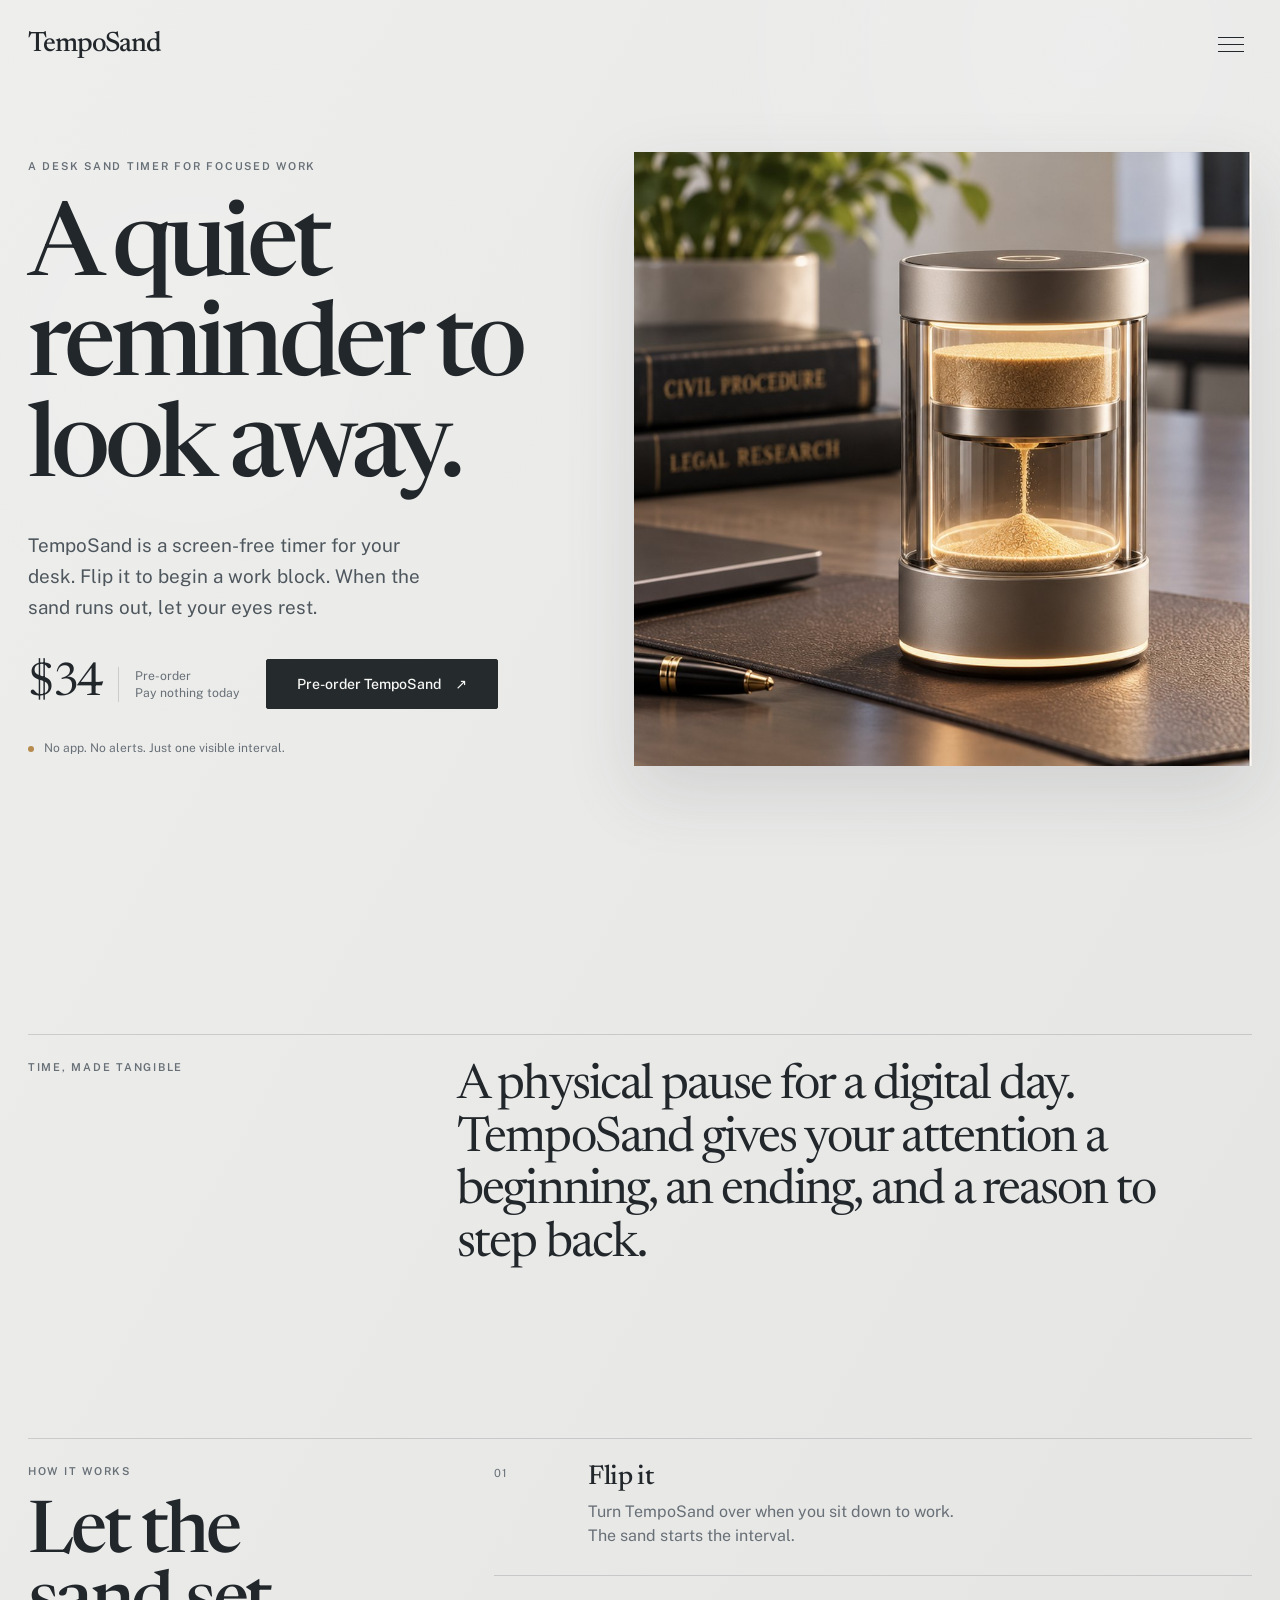
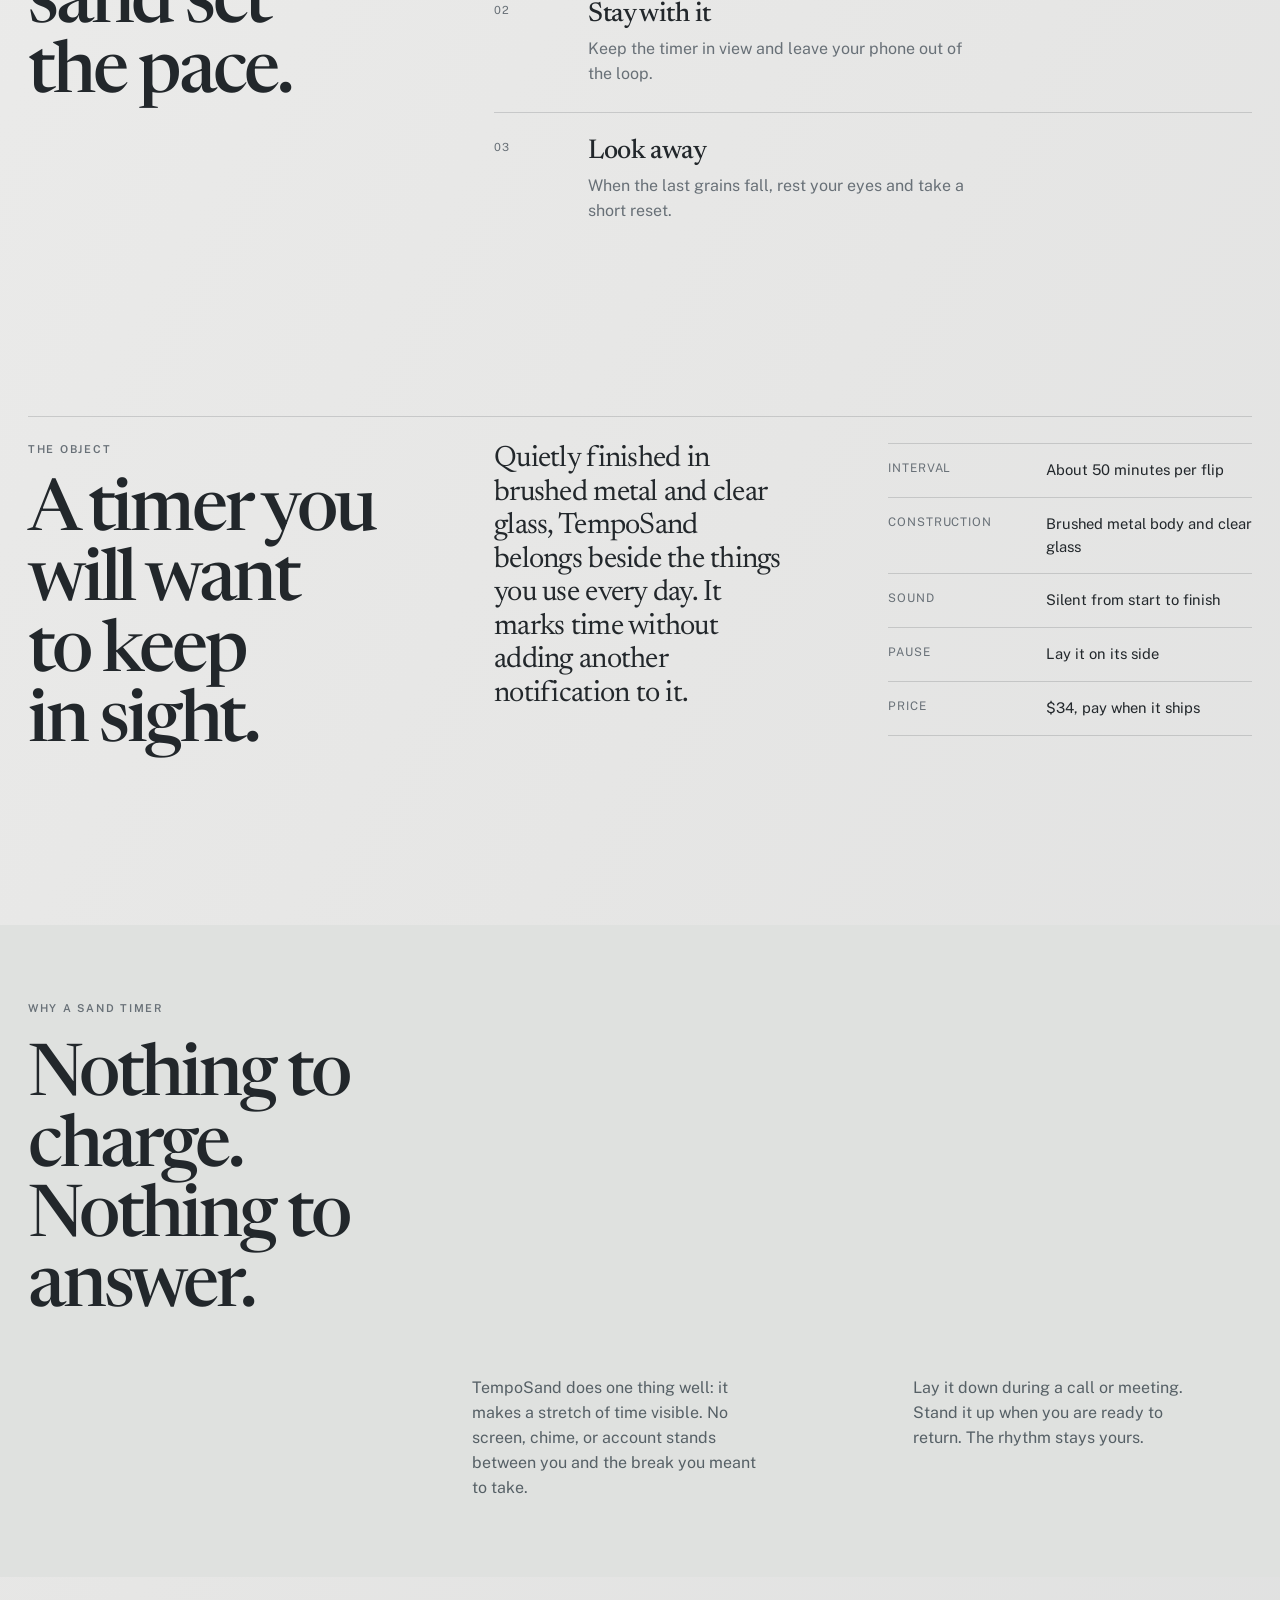
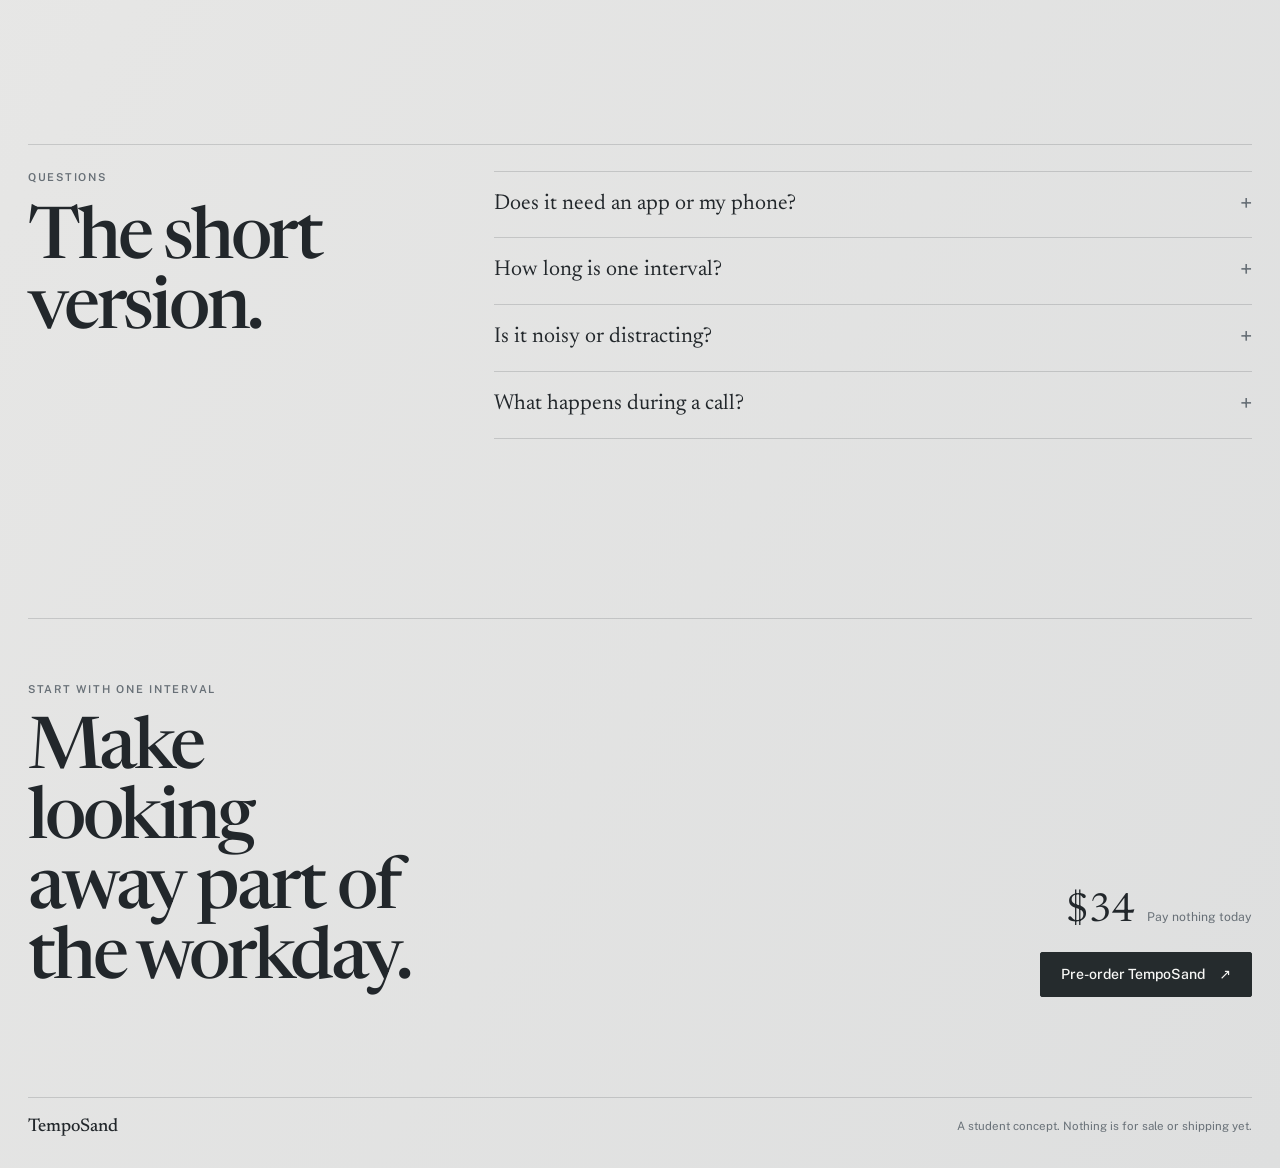
<file: index.html>
<!doctype html>
<html lang="en">
<head>
<meta charset="utf-8">
<meta name="viewport" content="width=device-width, initial-scale=1">
<title>TempoSand | A quiet desk sand timer</title>
<meta name="description" content="TempoSand is a screen-free desk sand timer for focused work blocks and intentional breaks. Pre-order for $34 and pay nothing today.">
<link rel="icon" href="favicon.svg" type="image/svg+xml">
<link rel="preconnect" href="https://fonts.googleapis.com">
<link rel="preconnect" href="https://fonts.gstatic.com" crossorigin>
<link rel="stylesheet" href="https://fonts.googleapis.com/css2?family=Newsreader:opsz,wght@6..72,400;6..72,500;6..72,600&family=Public+Sans:wght@400;500;600&display=swap">
<link rel="stylesheet" href="styles.css?v=3">
<!-- ANALYTICS: paste your analytics snippet (Plausible, Google Analytics, etc.) here and on the other pages. -->
</head>
<body data-page="home" class="has-sticky">
<div class="site-shell">
  <header class="site-header">
    <a class="brand" href="index.html" aria-label="TempoSand home">TempoSand</a>
    <button class="menu-toggle" type="button" aria-expanded="false" aria-controls="site-menu" aria-label="Open menu" data-menu-toggle>
      <span></span><span></span><span></span>
    </button>
    <div class="site-menu" id="site-menu" data-menu hidden>
      <nav aria-label="Primary navigation">
        <a href="#how">How it works</a>
        <a href="#details">Details</a>
        <a href="#faq">Questions</a>
        <a class="btn btn-dark" href="checkout.html" data-cta>Pre-order TempoSand <span aria-hidden="true">↗</span></a>
      </nav>
    </div>
  </header>

  <main>
    <section class="hero" aria-labelledby="hero-title">
      <div class="hero-copy">
        <p class="eyebrow">A desk sand timer for focused work</p>
        <h1 id="hero-title" data-focus tabindex="-1">A quiet reminder to look away.</h1>
        <p class="hero-lede">TempoSand is a screen-free timer for your desk. Flip it to begin a work block. When the sand runs out, let your eyes rest.</p>
        <div class="hero-purchase">
          <div class="price-lockup"><span class="price">$34</span><span class="price-note">Pre-order<br>Pay nothing today</span></div>
          <a class="btn btn-dark btn-large" href="checkout.html" data-cta>Pre-order TempoSand <span aria-hidden="true">↗</span></a>
        </div>
        <p class="hero-note"><span class="status-dot" aria-hidden="true"></span> No app. No alerts. Just one visible interval.</p>
      </div>
      <figure class="product-stage">
        <img src="tempo-hero.jpg" width="1010" height="1002" alt="TempoSand desk sand timer with brushed metal ends and clear glass, sand flowing through the center">
        <figcaption class="visually-hidden">One flip. One focused interval.</figcaption>
      </figure>
    </section>

    <section class="intro-band" aria-label="Product introduction">
      <p class="eyebrow">Time, made tangible</p>
      <p class="intro-statement">A physical pause for a digital day. TempoSand gives your attention a beginning, an ending, and a reason to step back.</p>
    </section>

    <section class="section section-split" id="how" aria-labelledby="how-title">
      <div class="section-heading">
        <p class="eyebrow">How it works</p>
        <h2 id="how-title">Let the sand set the pace.</h2>
      </div>
      <ol class="steps">
        <li><span class="step-number">01</span><div><h3>Flip it</h3><p>Turn TempoSand over when you sit down to work. The sand starts the interval.</p></div></li>
        <li><span class="step-number">02</span><div><h3>Stay with it</h3><p>Keep the timer in view and leave your phone out of the loop.</p></div></li>
        <li><span class="step-number">03</span><div><h3>Look away</h3><p>When the last grains fall, rest your eyes and take a short reset.</p></div></li>
      </ol>
    </section>

    <section class="section detail-section" id="details" aria-labelledby="details-title">
      <div class="section-heading">
        <p class="eyebrow">The object</p>
        <h2 id="details-title">A timer you will want to keep in sight.</h2>
      </div>
      <div class="detail-grid">
        <p class="detail-lede">Quietly finished in brushed metal and clear glass, TempoSand belongs beside the things you use every day. It marks time without adding another notification to it.</p>
        <dl class="specs">
          <div><dt>Interval</dt><dd>About 50 minutes per flip</dd></div>
          <div><dt>Construction</dt><dd>Brushed metal body and clear glass</dd></div>
          <div><dt>Sound</dt><dd>Silent from start to finish</dd></div>
          <div><dt>Pause</dt><dd>Lay it on its side</dd></div>
          <div><dt>Price</dt><dd>$34, pay when it ships</dd></div>
        </dl>
      </div>
    </section>

    <section class="section quiet-section" aria-labelledby="quiet-title">
      <p class="eyebrow">Why a sand timer</p>
      <h2 id="quiet-title">Nothing to charge.<br>Nothing to answer.</h2>
      <div class="quiet-columns">
        <p>TempoSand does one thing well: it makes a stretch of time visible. No screen, chime, or account stands between you and the break you meant to take.</p>
        <p>Lay it down during a call or meeting. Stand it up when you are ready to return. The rhythm stays yours.</p>
      </div>
    </section>

    <section class="section faq-section" id="faq" aria-labelledby="faq-title">
      <div class="section-heading"><p class="eyebrow">Questions</p><h2 id="faq-title">The short version.</h2></div>
      <div class="faq-list">
        <details><summary>Does it need an app or my phone?</summary><p>No. There is nothing to pair, connect, charge, or install.</p></details>
        <details><summary>How long is one interval?</summary><p>The glass runs for about 50 minutes per flip.</p></details>
        <details><summary>Is it noisy or distracting?</summary><p>It makes no sound. The sand is the only signal.</p></details>
        <details><summary>What happens during a call?</summary><p>Lay it on its side and the sand stops. Stand it back up and it picks up where it left off.</p></details>
      </div>
    </section>

    <section class="final-cta" aria-labelledby="cta-title">
      <div><p class="eyebrow">Start with one interval</p><h2 id="cta-title">Make looking away part of the workday.</h2></div>
      <div class="final-cta-action"><span><strong>$34</strong><small>Pay nothing today</small></span><a class="btn btn-dark" href="checkout.html" data-cta>Pre-order TempoSand <span aria-hidden="true">↗</span></a></div>
    </section>
  </main>

  <footer><span>TempoSand</span><span>A student concept. Nothing is for sale or shipping yet.</span></footer>
</div>

<div class="sticky-cta"><div><strong>$34</strong><span>pay nothing today</span></div><a class="btn btn-dark" href="checkout.html" data-cta>Pre-order</a></div>
<script src="site.js"></script>
</body>
</html>
</file>
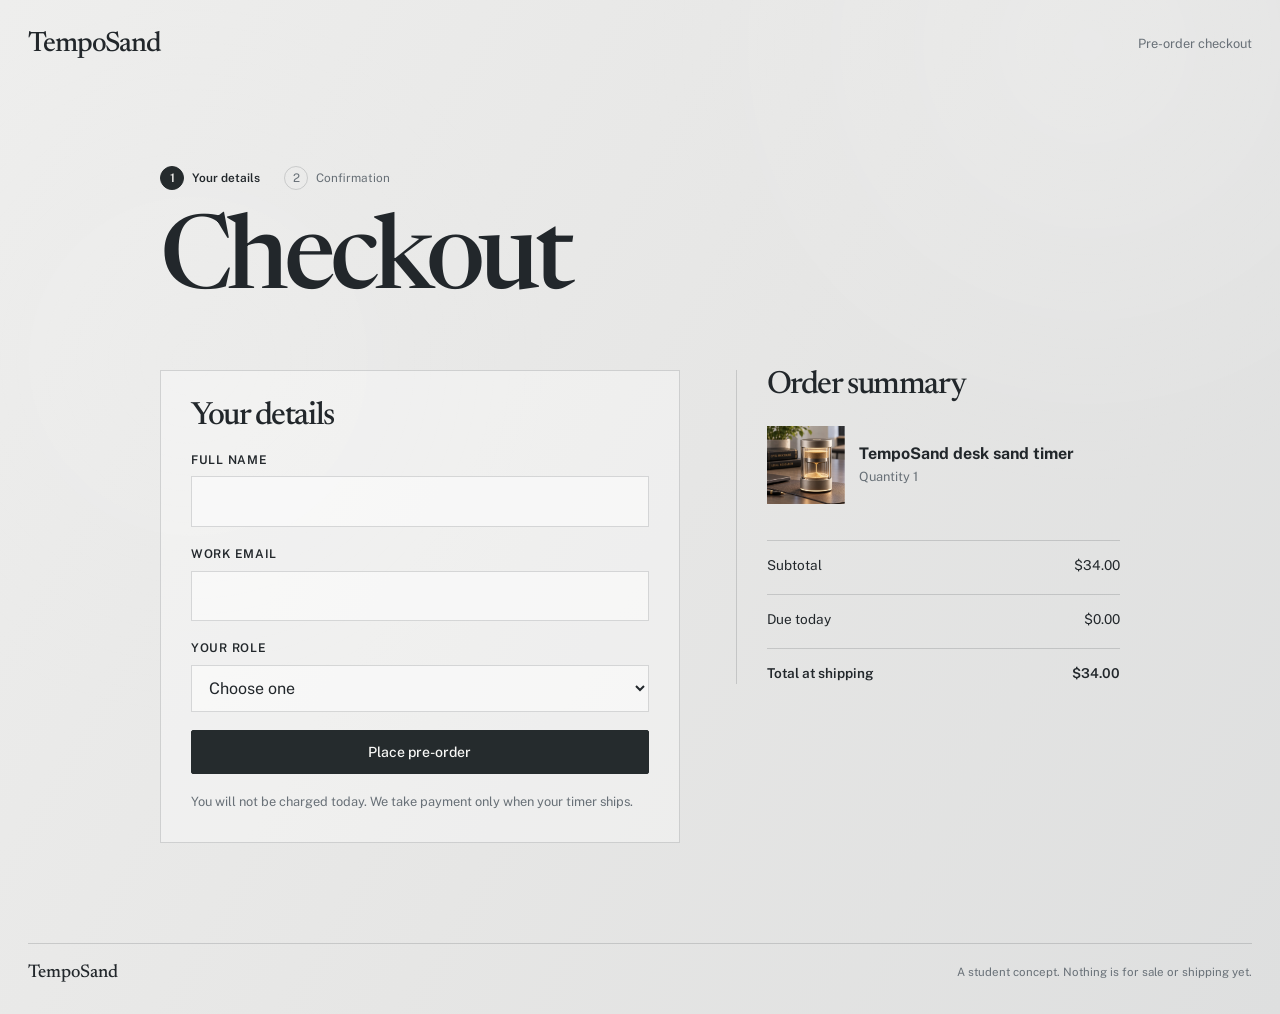
<file: checkout.html>
<!doctype html>
<html lang="en">
<head>
<meta charset="utf-8">
<meta name="viewport" content="width=device-width, initial-scale=1">
<meta name="robots" content="noindex">
<title>Pre-order TempoSand | Checkout</title>
<link rel="icon" href="favicon.svg" type="image/svg+xml">
<link rel="stylesheet" href="https://fonts.googleapis.com/css2?family=Newsreader:wght@500;600&family=Public+Sans:wght@400;500;600&display=swap">
<link rel="stylesheet" href="styles.css?v=3">
<!-- ANALYTICS: paste your analytics snippet here. -->
</head>
<body data-page="checkout">
<div class="site-shell interior-shell">
  <header class="site-header">
    <a class="brand" href="index.html">TempoSand</a>
    <span class="small">Pre-order checkout</span>
  </header>

  <main class="interior-main">
    <ol class="progress" aria-label="Progress"><li data-n="1" aria-current="step">Your details</li><li data-n="2">Confirmation</li></ol>
    <h1 data-focus tabindex="-1">Checkout</h1>
    <div class="checkout">
      <form class="card" id="orderForm" novalidate>
        <h2>Your details</h2>
        <div class="field"><label for="name">Full name</label><input type="text" id="name" autocomplete="name" required></div>
        <div class="field"><label for="email">Work email</label><input type="email" id="email" autocomplete="email" required></div>
        <div class="field"><label for="role">Your role</label>
          <select id="role" required>
            <option value="">Choose one</option>
            <option>Paralegal</option>
            <option>Legal assistant</option>
            <option>Attorney</option>
            <option>Other law firm staff</option>
            <option>Something else</option>
          </select>
        </div>
        <p class="err" id="formErr" role="alert" hidden>Please fill in every field with a valid email.</p>
        <button class="btn btn-dark" type="submit">Place pre-order</button>
        <p class="small">You will not be charged today. We take payment only when your timer ships.</p>
      </form>
      <aside class="summary" aria-label="Order summary">
        <h2>Order summary</h2>
        <div class="item"><img src="tempo-hero.jpg" width="72" height="72" alt=""><div><strong>TempoSand desk sand timer</strong><div class="small">Quantity 1</div></div></div>
        <div class="line"><span>Subtotal</span><span>$34.00</span></div>
        <div class="line"><span>Due today</span><span>$0.00</span></div>
        <div class="line total"><span>Total at shipping</span><span>$34.00</span></div>
      </aside>
    </div>
  </main>

  <footer><span>TempoSand</span><span>A student concept. Nothing is for sale or shipping yet.</span></footer>
</div>
<script src="site.js"></script>
</body>
</html>
</file>
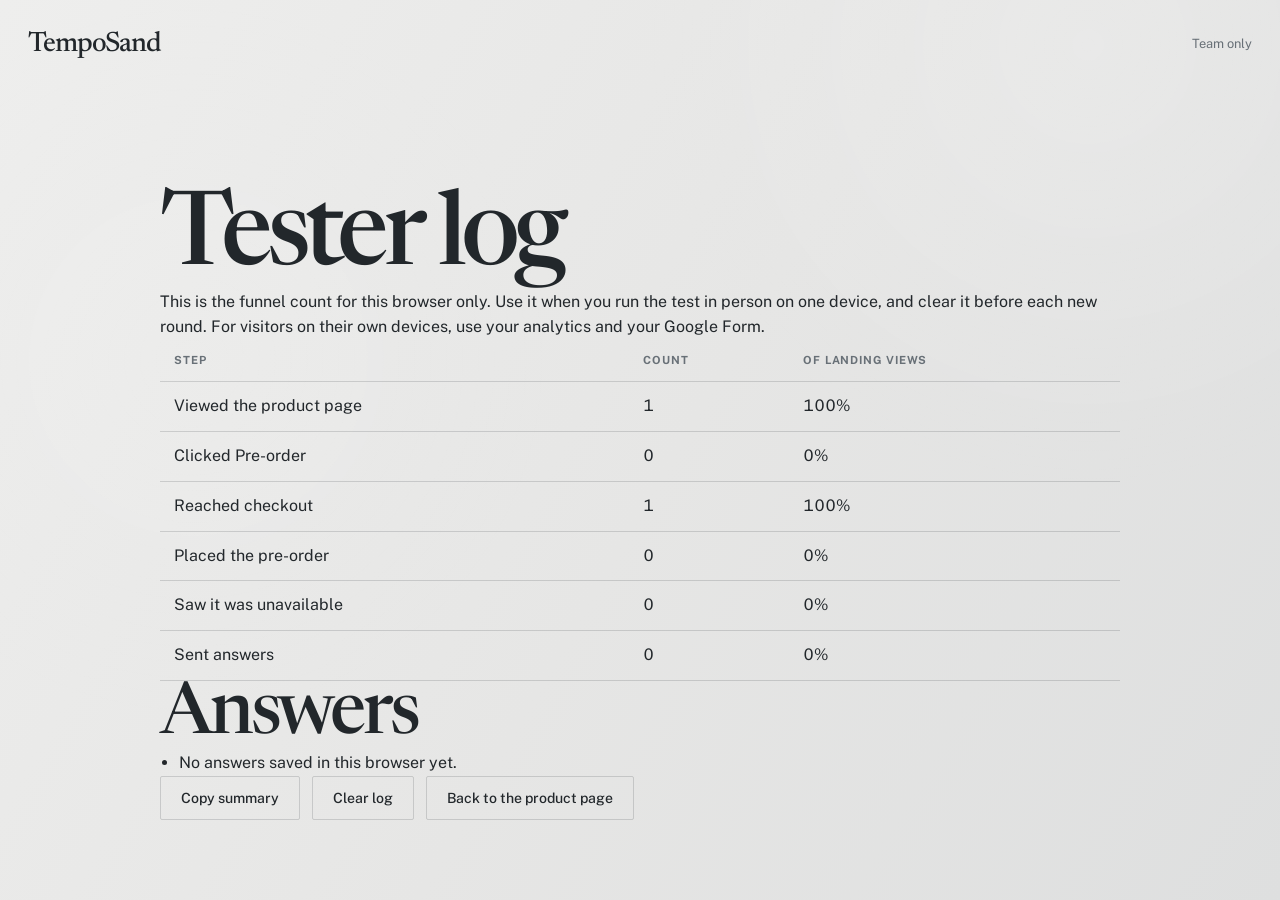
<file: results.html>
<!doctype html>
<html lang="en">
<head>
<meta charset="utf-8">
<meta name="viewport" content="width=device-width, initial-scale=1">
<meta name="robots" content="noindex">
<title>Tester log | TempoSand</title>
<link rel="icon" href="favicon.svg" type="image/svg+xml">
<link rel="stylesheet" href="https://fonts.googleapis.com/css2?family=Newsreader:wght@500;600&family=Public+Sans:wght@400;500;600&display=swap">
<link rel="stylesheet" href="styles.css?v=3">
</head>
<body data-page="results">
<div class="site-shell interior-shell">
  <header class="site-header">
    <a class="brand" href="index.html">TempoSand</a>
    <span class="small">Team only</span>
  </header>
  <main class="interior-main">
    <h1 data-focus tabindex="-1">Tester log</h1>
    <p class="muted">This is the funnel count for this browser only. Use it when you run the test in person on one device, and clear it before each new round. For visitors on their own devices, use your analytics and your Google Form.</p>
    <div class="scroll"><table id="funnel"><thead><tr><th>Step</th><th>Count</th><th>Of landing views</th></tr></thead><tbody></tbody></table></div>
    <section class="block"><h2>Answers</h2><ul class="plain" id="answers"></ul></section>
    <div class="row">
      <button class="btn alt" type="button" id="copyLog">Copy summary</button>
      <button class="btn alt" type="button" id="clearLog">Clear log</button>
      <a class="btn alt" href="index.html">Back to the product page</a>
    </div>
    <p class="small" id="logMsg" role="status"></p>
  </main>
</div>
<script src="site.js"></script>
</body>
</html>
</file>
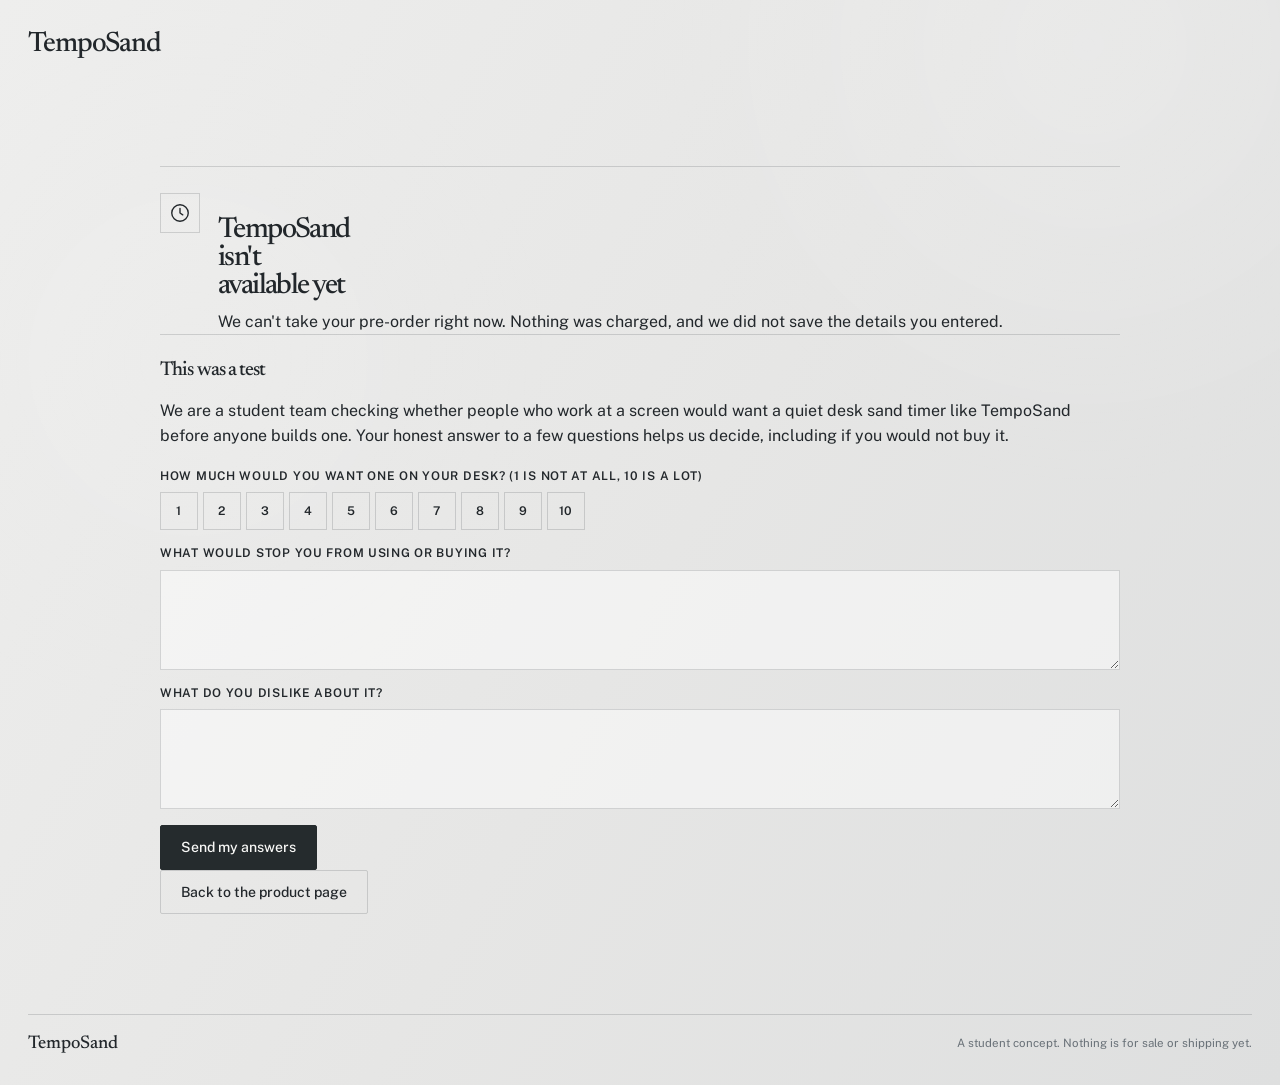
<file: unavailable.html>
<!doctype html>
<html lang="en">
<head>
<meta charset="utf-8">
<meta name="viewport" content="width=device-width, initial-scale=1">
<meta name="robots" content="noindex">
<title>TempoSand is not available yet</title>
<link rel="icon" href="favicon.svg" type="image/svg+xml">
<link rel="stylesheet" href="https://fonts.googleapis.com/css2?family=Newsreader:wght@500;600&family=Public+Sans:wght@400;500;600&display=swap">
<link rel="stylesheet" href="styles.css?v=3">
<!-- ANALYTICS: paste your analytics snippet here. -->
</head>
<body data-page="unavailable">
<div class="site-shell interior-shell">
  <header class="site-header">
    <a class="brand" href="index.html">TempoSand</a>
  </header>

  <main class="interior-main">
    <div class="notice status">
      <span class="icon"><svg viewBox="0 0 24 24" aria-hidden="true"><circle cx="12" cy="12" r="9"/><path d="M12 7v5l3 2"/></svg></span>
      <div style="display:flex;flex-direction:column;gap:8px">
        <h1 style="font-size:1.8rem" data-focus tabindex="-1">TempoSand isn't available yet</h1>
        <p>We can't take your pre-order right now. Nothing was charged, and we did not save the details you entered.</p>
      </div>
    </div>
    <div class="notice">
      <h2 style="font-size:1.25rem">This was a test</h2>
      <p>We are a student team checking whether people who work at a screen would want a quiet desk sand timer like TempoSand before anyone builds one. Your honest answer to a few questions helps us decide, including if you would not buy it.</p>
      <div id="remote" hidden><p><a id="formLink" href="#" target="_blank" rel="noopener">Answer a few quick questions</a></p></div>
      <form id="survey" novalidate>
        <div class="field"><span class="lab" id="scoreLab">How much would you want one on your desk? (1 is not at all, 10 is a lot)</span>
          <div class="score" role="radiogroup" aria-labelledby="scoreLab" id="scoreGroup"></div>
        </div>
        <div class="field" style="margin-top:14px"><label for="stop">What would stop you from using or buying it?</label><textarea id="stop"></textarea></div>
        <div class="field" style="margin-top:14px"><label for="dislike">What do you dislike about it?</label><textarea id="dislike"></textarea></div>
        <div class="row" style="margin-top:16px"><button class="btn btn-dark" type="submit" id="send">Send my answers</button></div>
        <p class="small" id="thanks" role="status" hidden style="margin-top:12px">Thank you. That helps a lot.</p>
      </form>
    </div>
    <div class="row"><a class="btn alt" href="index.html">Back to the product page</a></div>
  </main>

  <footer><span>TempoSand</span><span>A student concept. Nothing is for sale or shipping yet.</span></footer>
</div>
<script src="site.js"></script>
</body>
</html>
</file>
<file: styles.css>
:root {
  --paper: #f2f1ef;
  --paper-deep: #e7e7e4;
  --ink: #22272b;
  --muted: #687077;
  --rule: rgba(34, 39, 43, .16);
  --dark: #252b2d;
  --display: "Newsreader", Georgia, "Times New Roman", serif;
  --body: "Public Sans", system-ui, -apple-system, "Segoe UI", sans-serif;
  color-scheme: light;
}

* { box-sizing: border-box; }
html { -webkit-text-size-adjust: 100%; scroll-behavior: smooth; scroll-padding-top: 88px; }
body { margin: 0; background: linear-gradient(120deg, #eeeeed 0%, #e6e6e5 52%, #dedfdf 100%); color: var(--ink); font: 400 16px/1.55 var(--body); }
body::before { content: ""; position: fixed; inset: 0; pointer-events: none; opacity: .2; background: radial-gradient(circle at 85% 5%, rgba(255,255,255,.92), transparent 32%), radial-gradient(circle at 15% 40%, rgba(255,255,255,.45), transparent 30%); }
[hidden] { display: none !important; }
a { color: inherit; }
p, h1, h2, h3, figure, dl, ol { margin: 0; }
h1, h2, h3 { font-family: var(--display); font-weight: 500; line-height: .98; text-wrap: balance; }
h1 { font-size: clamp(4rem, 8vw, 8rem); letter-spacing: -.055em; }
h2 { font-size: clamp(3rem, 5.6vw, 6rem); letter-spacing: -.045em; }
h3 { font-size: 1.7rem; letter-spacing: -.02em; }
button, input, select, textarea { font: inherit; }
:focus-visible { outline: 2px solid var(--ink); outline-offset: 4px; }
[tabindex="-1"]:focus { outline: none; }

.site-shell { width: min(100% - 56px, 1440px); margin-inline: auto; position: relative; }
.site-header { min-height: 88px; display: flex; align-items: center; justify-content: space-between; gap: 24px; position: relative; z-index: 3; }
.brand { font: 500 1.75rem/1 var(--display); letter-spacing: -.04em; text-decoration: none; }
nav { display: flex; flex-direction: column; align-items: stretch; gap: 0; }
.menu-toggle { display: flex; flex-direction: column; justify-content: center; gap: 6px; width: 42px; height: 42px; padding: 8px; border: 0; background: transparent; color: var(--ink); cursor: pointer; }
.menu-toggle span { display: block; width: 100%; height: 1px; background: currentColor; transition: transform .2s ease, opacity .2s ease; }
.menu-toggle[aria-expanded="true"] span:nth-child(1) { transform: translateY(7px) rotate(45deg); }
.menu-toggle[aria-expanded="true"] span:nth-child(2) { opacity: 0; }
.menu-toggle[aria-expanded="true"] span:nth-child(3) { transform: translateY(-7px) rotate(-45deg); }
.site-menu { position: absolute; top: 74px; right: 0; width: min(290px, calc(100vw - 36px)); padding: 12px; border: 1px solid var(--rule); background: rgba(242,241,239,.96); box-shadow: 0 18px 45px rgba(34,39,43,.12); backdrop-filter: blur(12px); }
.site-menu a:not(.btn) { display: block; padding: 12px 10px; color: var(--ink); font-size: .84rem; text-decoration: none; }
.site-menu a:not(.btn):hover { background: rgba(255,255,255,.55); }
.site-menu .btn { margin-top: 8px; }
.btn { display: inline-flex; align-items: center; justify-content: center; gap: 14px; border: 1px solid var(--dark); border-radius: 2px; padding: 14px 20px; color: var(--ink); font: 500 .88rem/1 var(--body); text-decoration: none; cursor: pointer; transition: background .2s ease, color .2s ease, transform .2s ease; }
.btn:hover { transform: translateY(-1px); }
.btn-small { padding: 12px 18px; }
.btn-large { min-width: 232px; padding: 17px 20px; }
.btn-dark { background: var(--dark); color: #f8f8f6; border-color: var(--dark); }
.btn-dark:hover { background: #101415; color: #fff; }
.btn.alt { background: transparent; border-color: var(--rule); }

main { display: flex; flex-direction: column; gap: clamp(92px, 13vw, 190px); }
.hero { min-height: min(780px, calc(100vh - 88px)); display: grid; grid-template-columns: minmax(0, .91fr) minmax(0, 1.09fr); align-items: center; gap: clamp(32px, 7vw, 112px); padding: 48px 0 86px; }
.hero-copy { display: flex; flex-direction: column; align-items: flex-start; gap: 28px; position: relative; z-index: 1; }
.eyebrow { color: var(--muted); font-size: .68rem; font-weight: 600; letter-spacing: .16em; line-height: 1.2; text-transform: uppercase; }
.hero-copy h1 { max-width: 8.5ch; }
.hero-lede { max-width: 35ch; color: #4e575d; font-size: clamp(1rem, 1.5vw, 1.18rem); line-height: 1.65; }
.hero-purchase { display: flex; align-items: center; flex-wrap: wrap; gap: 26px; margin-top: 8px; }
.price-lockup { display: flex; align-items: center; gap: 16px; }
.price { font: 400 2.9rem/.9 var(--display); letter-spacing: -.05em; }
.price-note { border-left: 1px solid var(--rule); padding-left: 16px; color: var(--muted); font-size: .76rem; line-height: 1.45; }
.hero-note { display: flex; align-items: center; gap: 10px; margin-top: 2px; color: var(--muted); font-size: .75rem; }
.status-dot { width: 6px; height: 6px; border-radius: 50%; background: #b68b4d; }
.product-stage { min-width: 0; position: relative; align-self: stretch; display: flex; align-items: center; justify-content: center; isolation: isolate; }
.product-stage::before { content: ""; position: absolute; z-index: -1; width: 88%; aspect-ratio: 1; border-radius: 50%; background: radial-gradient(circle, rgba(255,255,255,.92) 0, rgba(255,255,255,.43) 44%, rgba(255,255,255,0) 70%); }
.product-stage img { display: block; width: min(100%, 720px); max-height: min(720px, calc(100vh - 148px)); height: auto; object-fit: contain; border-radius: 0; box-shadow: 0 26px 65px rgba(49, 54, 55, .13); }
.visually-hidden { position: absolute !important; width: 1px !important; height: 1px !important; padding: 0 !important; margin: -1px !important; overflow: hidden !important; clip: rect(0, 0, 0, 0) !important; white-space: nowrap !important; border: 0 !important; }

.intro-band { display: grid; grid-template-columns: minmax(160px, .5fr) minmax(0, 1fr); gap: 32px; border-top: 1px solid var(--rule); padding-top: 26px; }
.intro-statement { max-width: 27ch; font: 400 clamp(2rem, 3.8vw, 4.2rem)/1.08 var(--display); letter-spacing: -.04em; }
.section { border-top: 1px solid var(--rule); padding-top: 26px; }
.section-split, .detail-section, .faq-section { display: grid; grid-template-columns: minmax(190px, .48fr) minmax(0, 1fr); gap: clamp(32px, 8vw, 128px); }
.section-heading { display: flex; flex-direction: column; align-items: flex-start; gap: 22px; }
.section-heading h2 { max-width: 8.2ch; }
.steps { list-style: none; padding: 0; display: flex; flex-direction: column; }
.steps li { display: grid; grid-template-columns: 70px minmax(0, 1fr); gap: 24px; align-items: start; padding: 26px 0; border-top: 1px solid var(--rule); }
.steps li:first-child { padding-top: 0; border-top: 0; }
.step-number { color: var(--muted); font-size: .7rem; letter-spacing: .12em; }
.steps h3 { margin-bottom: 8px; }
.steps p { max-width: 38ch; color: var(--muted); }
.detail-grid { display: grid; grid-template-columns: minmax(0, .8fr) minmax(300px, 1fr); gap: clamp(32px, 8vw, 120px); align-items: start; }
.detail-lede { max-width: 30ch; font: 400 clamp(1.45rem, 2.3vw, 2.25rem)/1.14 var(--display); letter-spacing: -.025em; }
.specs { display: flex; flex-direction: column; }
.specs div { display: grid; grid-template-columns: minmax(120px, .65fr) minmax(0, 1fr); gap: 24px; padding: 15px 0; border-top: 1px solid var(--rule); }
.specs div:last-child { border-bottom: 1px solid var(--rule); }
.specs dt { color: var(--muted); font-size: .74rem; letter-spacing: .08em; text-transform: uppercase; }
.specs dd { margin: 0; font-size: .92rem; }
.quiet-section { padding: clamp(36px, 6vw, 80px) 0; border-top: 0; background: #dfe1df; margin-inline: calc((100% - 100vw) / 2); padding-inline: max(28px, calc((100vw - 1328px) / 2)); }
.quiet-section h2 { margin-top: 28px; max-width: 8ch; }
.quiet-columns { display: grid; grid-template-columns: repeat(2, minmax(0, 1fr)); gap: clamp(24px, 8vw, 140px); max-width: 780px; margin: 52px 0 0 auto; }
.quiet-columns p { max-width: 30ch; color: #566066; }
.faq-section { padding-bottom: 12px; }
.faq-list details { border-top: 1px solid var(--rule); padding: 20px 0; }
.faq-list details:last-child { border-bottom: 1px solid var(--rule); }
summary { display: flex; justify-content: space-between; gap: 24px; cursor: pointer; list-style: none; font: 400 1.35rem/1.2 var(--display); }
summary::-webkit-details-marker { display: none; }
summary::after { content: "+"; color: var(--muted); font: 400 1.4rem/1 var(--body); }
details[open] summary::after { content: "−"; }
.faq-list details p { max-width: 46ch; padding-top: 14px; color: var(--muted); }
.final-cta { display: flex; align-items: end; justify-content: space-between; gap: 32px; padding: clamp(30px, 5vw, 68px) 0 0; border-top: 1px solid var(--rule); }
.final-cta h2 { max-width: 9ch; margin-top: 20px; }
.final-cta-action { display: flex; flex-direction: column; align-items: flex-end; gap: 20px; }
.final-cta-action > span { display: flex; align-items: baseline; gap: 12px; }
.final-cta-action strong { font: 400 2.5rem/1 var(--display); }
.final-cta-action small { color: var(--muted); font-size: .76rem; }
footer { display: flex; justify-content: space-between; gap: 20px; margin-top: 100px; padding: 20px 0 32px; border-top: 1px solid var(--rule); color: var(--muted); font-size: .72rem; }
footer span:first-child { color: var(--ink); font: 500 1.15rem/1 var(--display); }
.sticky-cta { display: none; }

/* Shared interior-page styles */
.interior-shell { min-height: 100vh; }
.interior-main { max-width: 960px; margin: 0 auto; padding: 78px 0 0; gap: 0; }
.interior-main h1 { max-width: 8ch; margin-top: 24px; }
.small { color: var(--muted); font-size: .8rem; }
.progress { list-style: none; display: flex; gap: 24px; padding: 0; margin: 0; color: var(--muted); font-size: .74rem; }
.progress li { display: flex; align-items: center; gap: 8px; }
.progress li::before { content: attr(data-n); display: grid; place-items: center; width: 22px; height: 22px; border: 1px solid var(--rule); border-radius: 50%; }
.progress li[aria-current="step"] { color: var(--ink); font-weight: 600; }
.progress li[aria-current="step"]::before { background: var(--dark); border-color: var(--dark); color: var(--paper); }
.checkout { display: grid; grid-template-columns: minmax(0, 1.15fr) minmax(260px, .85fr); gap: 56px; align-items: start; margin-top: 56px; }
form.card, .summary, .notice { display: flex; flex-direction: column; gap: 18px; min-width: 0; }
form.card { padding: 30px; background: rgba(255,255,255,.34); border: 1px solid var(--rule); }
.summary { padding-left: 30px; border-left: 1px solid var(--rule); }
.summary h2, form.card h2, .notice h2 { font-size: 2rem; }
.field { display: flex; flex-direction: column; gap: 7px; }
.field label, .field .lab { font-size: .75rem; font-weight: 600; letter-spacing: .06em; text-transform: uppercase; }
input[type="text"], input[type="email"], select, textarea { width: 100%; border: 1px solid var(--rule); border-radius: 0; padding: 12px 13px; background: rgba(255,255,255,.48); color: var(--ink); }
textarea { min-height: 100px; resize: vertical; }
.err { color: #a53e34; font-size: .82rem; }
.line { display: flex; justify-content: space-between; gap: 20px; padding-top: 14px; border-top: 1px solid var(--rule); font-size: .85rem; }
.line.total { font-weight: 600; }
.item { display: flex; gap: 14px; align-items: center; margin: 6px 0 18px; }
.item img { width: 78px; height: 78px; object-fit: cover; flex: none; }
.row { display: flex; flex-wrap: wrap; gap: 12px; }
.notice { border-top: 1px solid var(--rule); padding-top: 26px; }
.status { display: grid; grid-template-columns: auto minmax(0, 1fr); gap: 18px; align-items: start; }
.status .icon { display: grid; place-items: center; width: 40px; height: 40px; border: 1px solid var(--rule); }
.status .icon svg { width: 22px; height: 22px; fill: none; stroke: currentColor; stroke-width: 1.5; stroke-linecap: round; stroke-linejoin: round; }
.score { display: flex; flex-wrap: wrap; gap: 5px; }
.score label { cursor: pointer; }
.score input { position: absolute; opacity: 0; pointer-events: none; }
.score span { display: grid; place-items: center; width: 38px; height: 38px; border: 1px solid var(--rule); background: transparent; }
.score input:checked + span { background: var(--dark); border-color: var(--dark); color: var(--paper); }
.score input:focus-visible + span { outline: 2px solid var(--ink); outline-offset: 3px; }
.scroll { overflow-x: auto; }
table { width: 100%; border-collapse: collapse; font-variant-numeric: tabular-nums; }
th, td { padding: 12px 14px; border-bottom: 1px solid var(--rule); text-align: left; }
th { color: var(--muted); font-size: .7rem; letter-spacing: .08em; text-transform: uppercase; }
ul.plain { margin: 0; padding-left: 1.2em; display: flex; flex-direction: column; gap: 8px; }

@media (max-width: 800px) {
  .site-shell { width: min(100% - 36px, 620px); }
  .site-header { min-height: 72px; }
  .site-menu { top: 62px; }
  .hero { min-height: auto; grid-template-columns: 1fr; gap: 46px; padding: 54px 0 0; }
  .hero-copy { order: 1; }
  .product-stage { order: 0; min-height: 420px; }
  .product-stage img { width: min(100%, 520px); }
  .stage-kicker { top: 4%; left: 2%; }
  .product-stage figcaption { right: 2%; bottom: 3%; }
  h1 { font-size: clamp(3.6rem, 15vw, 6.2rem); }
  .intro-band, .section-split, .detail-section, .faq-section { grid-template-columns: 1fr; gap: 38px; }
  .section-heading h2 { max-width: 10ch; }
  .detail-grid { grid-template-columns: 1fr; gap: 40px; }
  .detail-lede { max-width: 22ch; }
  .quiet-columns { margin: 44px 0 0; }
  .final-cta { align-items: start; flex-direction: column; }
  .final-cta-action { align-items: flex-start; }
  footer { flex-direction: column; gap: 10px; margin-top: 72px; }
  .sticky-cta { display: flex; position: fixed; z-index: 8; right: 0; bottom: 0; left: 0; align-items: center; justify-content: space-between; gap: 16px; padding: 11px 18px calc(11px + env(safe-area-inset-bottom)); background: rgba(242,241,239,.95); border-top: 1px solid var(--rule); backdrop-filter: blur(12px); }
  .sticky-cta > div { display: flex; align-items: baseline; gap: 10px; }
  .sticky-cta strong { font: 400 1.7rem/1 var(--display); }
  .sticky-cta span { color: var(--muted); font-size: .7rem; }
  body.has-sticky { padding-bottom: 78px; }
  .interior-main { padding-top: 52px; }
  .checkout { grid-template-columns: 1fr; gap: 44px; margin-top: 40px; }
  .summary { padding: 28px 0 0; border-top: 1px solid var(--rule); border-left: 0; }
}

@media (max-width: 520px) {
  .hero-purchase { align-items: stretch; flex-direction: column; gap: 24px; width: 100%; }
  .btn-large { width: 100%; }
  .product-stage { min-height: 350px; }
  .product-stage figcaption { font-size: .86rem; }
  .quiet-columns { grid-template-columns: 1fr; gap: 20px; }
  .steps li { grid-template-columns: 48px minmax(0, 1fr); gap: 14px; }
  .specs div { grid-template-columns: 1fr; gap: 5px; }
  .interior-main h1 { font-size: 4rem; }
  form.card { padding: 22px; }
}

@media (prefers-reduced-motion: reduce) {
  html { scroll-behavior: auto; }
  .btn { transition: none; }
}
</file>
